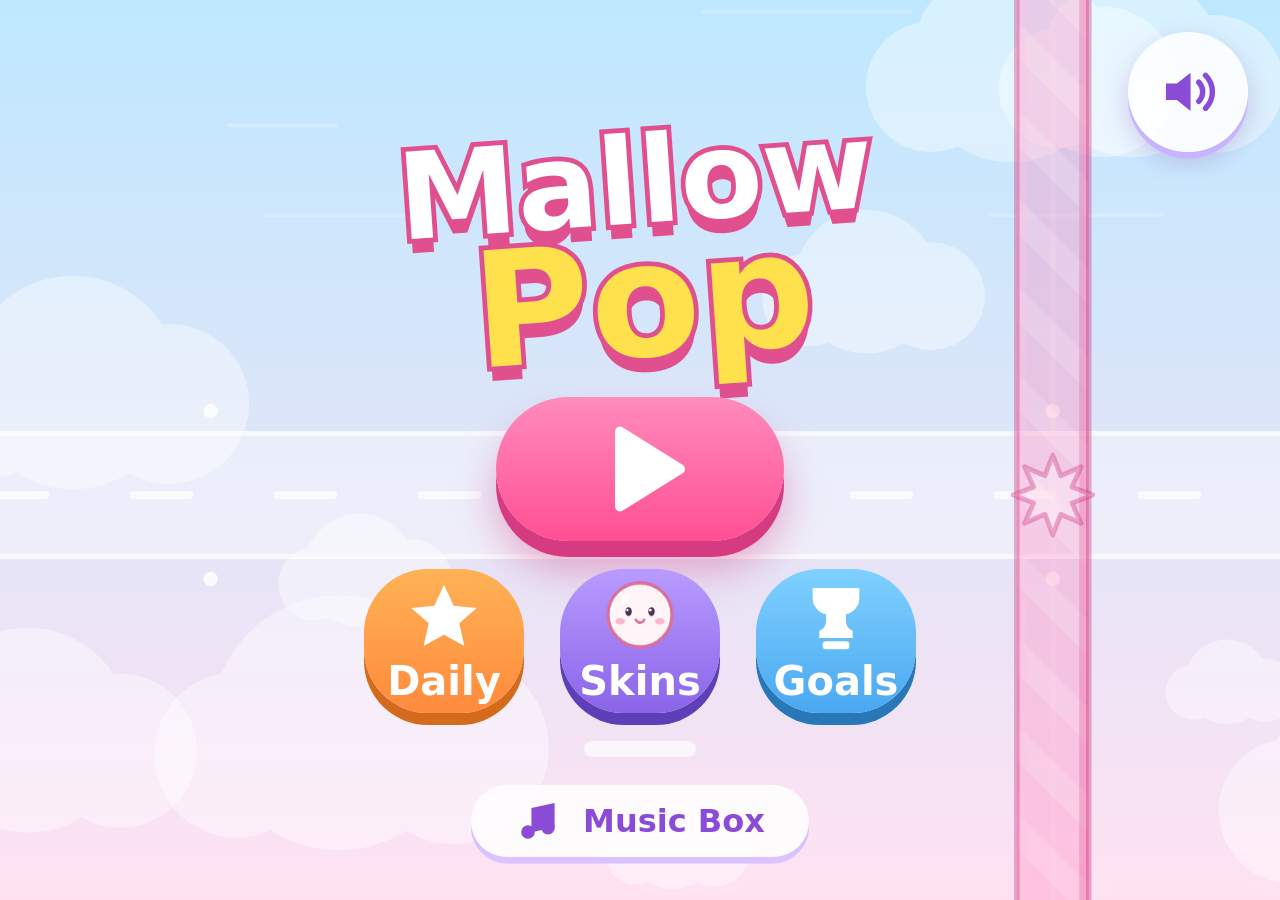
<file: index.html>
<!doctype html>
<html lang="en">
<head>
<meta charset="utf-8">
<meta name="viewport" content="width=device-width,initial-scale=1,maximum-scale=1,user-scalable=no,viewport-fit=cover">
<meta name="theme-color" content="#ffd1e8">
<title>Mallow Pop</title>
<link rel="icon" href="data:,">
<link rel="stylesheet" href="css/style.css">
</head>
<body>
<canvas id="game"></canvas>
<div id="ui">
  <button id="btnPause" class="icon round hidden" aria-label="Pause"><svg viewBox="0 0 24 24"><rect x="6" y="5" width="4.2" height="14" rx="1.6"/><rect x="13.8" y="5" width="4.2" height="14" rx="1.6"/></svg></button>
  <button id="btnMute" class="icon round" aria-label="Sound">
    <svg class="on" viewBox="0 0 24 24"><path d="M4 9v6h4l5 4V5L8 9H4z"/><path d="M16 8.5a5 5 0 0 1 0 7M18.5 6a8.5 8.5 0 0 1 0 12" fill="none" stroke="currentColor" stroke-width="2" stroke-linecap="round"/></svg>
    <svg class="off" viewBox="0 0 24 24"><path d="M4 9v6h4l5 4V5L8 9H4z"/><path d="M16 9l5 6M21 9l-5 6" fill="none" stroke="currentColor" stroke-width="2.2" stroke-linecap="round"/></svg>
  </button>
  <div id="toast" class="hidden"></div>

  <section id="menu" class="screen hidden">
    <div class="logo"><span class="l1">Mallow</span><span class="l2">Pop</span></div>
    <button id="btnPlay" class="btn huge play" aria-label="Play"><svg viewBox="0 0 24 24"><path d="M7 4.5v15a1 1 0 0 0 1.5.86l12-7.5a1 1 0 0 0 0-1.72l-12-7.5A1 1 0 0 0 7 4.5z"/></svg></button>
    <div class="row">
      <button id="btnDaily" class="btn mid daily"><svg viewBox="0 0 24 24"><path d="M12 2l2.9 6.3 6.9.7-5.2 4.6 1.5 6.8L12 17l-6.1 3.4 1.5-6.8L2.2 9l6.9-.7z"/></svg><span>Daily</span></button>
      <button id="btnSkins" class="btn mid skinsb"><canvas id="menuSkin" width="96" height="96"></canvas><span>Skins</span></button>
      <button id="btnGoals" class="btn mid goalsb"><svg viewBox="0 0 24 24"><path d="M5 3h14v3a5 5 0 0 1-4 4.9V13a3 3 0 0 0 2 2.8V18H7v-2.2A3 3 0 0 0 9 13v-2.1A5 5 0 0 1 5 6V3z"/><rect x="8" y="19" width="8" height="2.4" rx="1"/></svg><span>Goals</span></button>
    </div>
    <div id="menuBest" class="best"></div>
    <button id="btnMusic" class="btn pill musicb" aria-label="Music style"><svg viewBox="0 0 24 24"><path d="M9 17.5V6.2l10-2.2v11.3"/><circle cx="6.5" cy="17.5" r="2.6"/><circle cx="16.5" cy="15.3" r="2.6"/></svg><span id="musicName">Music Box</span></button>
  </section>

  <section id="music" class="screen hidden">
    <div class="panel wide"><div class="ptitle">Music</div><div id="musicList" class="mlist"></div></div>
    <button id="btnMusicBack" class="btn small round" aria-label="Back"><svg viewBox="0 0 24 24"><path d="M15 4l-8 8 8 8" fill="none" stroke="currentColor" stroke-width="3.4" stroke-linecap="round" stroke-linejoin="round"/></svg></button>
  </section>

  <section id="result" class="screen hidden">
    <div class="panel">
      <div id="newBest" class="ribbon hidden">NEW BEST!</div>
      <div id="resHead" class="reshead"></div>
      <div id="resScore" class="bigscore">0</div>
      <div id="resSub" class="ressub hidden"></div>
      <div id="resToBest" class="tobest hidden"><div class="bar"><i id="resToBestBar"></i></div></div>
      <div class="resRow"><span class="chip"><svg viewBox="0 0 24 24"><path d="M5 3h14v3a5 5 0 0 1-4 4.9V13a3 3 0 0 0 2 2.8V18H7v-2.2A3 3 0 0 0 9 13v-2.1A5 5 0 0 1 5 6V3z"/></svg><b id="resBest">0</b></span><span class="chip"><svg viewBox="0 0 24 24"><rect x="3" y="4" width="18" height="4" rx="1.5"/><rect x="3" y="11" width="7" height="4" rx="1.5"/><rect x="14" y="11" width="7" height="4" rx="1.5"/></svg><b id="resGates">0</b></span></div>
      <div id="nextUnlock" class="nextUnlock"><canvas id="nextCv" width="96" height="96"></canvas><div class="bar"><i id="nextBar"></i></div><b id="nextTxt"></b></div>
      <div id="resGoal" class="goalchip hidden"></div>
    </div>
    <button id="btnRetry" class="btn huge retry" aria-label="Retry"><svg viewBox="0 0 24 24"><path d="M12 4a8 8 0 1 0 7.7 10.2 1.2 1.2 0 0 0-2.3-.7A5.6 5.6 0 1 1 12 6.4c1.2 0 2.3.4 3.2 1l-1.7 1.7a.8.8 0 0 0 .6 1.4H19a.8.8 0 0 0 .8-.8V4.3a.8.8 0 0 0-1.4-.6l-1.5 1.5A8 8 0 0 0 12 4z"/></svg><span>Retry</span></button>
    <button id="btnRevive" class="btn revive hidden"><svg class="ad" viewBox="0 0 24 24"><rect x="2" y="6" width="14" height="12" rx="3"/><path d="M17 10.5l5-3v9l-5-3z"/></svg><svg class="free" viewBox="0 0 24 24"><path d="M12 21s-8-5.2-8-11a4.6 4.6 0 0 1 8-3 4.6 4.6 0 0 1 8 3c0 5.8-8 11-8 11z"/></svg><span id="reviveTxt">Revive</span></button>
    <div class="row">
      <button id="btnResHome" class="btn small round" aria-label="Home"><svg viewBox="0 0 24 24"><path d="M12 3l9 8h-2.5v9h-5v-6h-3v6h-5v-9H3z"/></svg></button>
      <button id="btnResSkins" class="btn small round" aria-label="Skins"><canvas id="resSkin" width="96" height="96"></canvas></button>
    </div>
  </section>

  <section id="pause" class="screen hidden">
    <div class="panel pausep"><div class="ptitle">Paused</div></div>
    <button id="btnResume" class="btn huge play" aria-label="Resume"><svg viewBox="0 0 24 24"><path d="M7 4.5v15a1 1 0 0 0 1.5.86l12-7.5a1 1 0 0 0 0-1.72l-12-7.5A1 1 0 0 0 7 4.5z"/></svg></button>
    <button id="btnPauseHome" class="btn small round" aria-label="Home"><svg viewBox="0 0 24 24"><path d="M12 3l9 8h-2.5v9h-5v-6h-3v6h-5v-9H3z"/></svg></button>
  </section>

  <section id="skins" class="screen hidden">
    <div class="panel wide"><div class="ptitle">Skins</div><div id="skinGrid" class="grid"></div></div>
    <button id="btnSkinsBack" class="btn small round" aria-label="Back"><svg viewBox="0 0 24 24"><path d="M15 4l-8 8 8 8" fill="none" stroke="currentColor" stroke-width="3.4" stroke-linecap="round" stroke-linejoin="round"/></svg></button>
  </section>

  <section id="goals" class="screen hidden">
    <div class="panel wide"><div class="ptitle">Daily Goals</div><div id="goalList"></div>
      <div id="dailyBest" class="best"></div>
      <div id="stickers" class="stickers"></div>
    </div>
    <button id="btnGoalsBack" class="btn small round" aria-label="Back"><svg viewBox="0 0 24 24"><path d="M15 4l-8 8 8 8" fill="none" stroke="currentColor" stroke-width="3.4" stroke-linecap="round" stroke-linejoin="round"/></svg></button>
  </section>

  <section id="unlock" class="screen modal hidden">
    <div class="panel"><div id="unlockTitle" class="ptitle">New friend!</div><canvas id="unlockCv" width="240" height="240"></canvas><div id="unlockName" class="uname"></div><div id="unlockGrid" class="ugrid hidden"></div></div>
    <button id="btnUnlockOk" class="btn mid okb" aria-label="Claim"><svg viewBox="0 0 24 24"><path d="M4 12.5l5 5L20 6.5" fill="none" stroke="currentColor" stroke-width="3.6" stroke-linecap="round" stroke-linejoin="round"/></svg><span id="unlockBtnTxt" class="hidden">Claim all</span></button>
  </section>
</div>
<script src="js/sdk.js"></script>
<script src="js/save.js"></script>
<script src="js/audio.js"></script>
<script src="js/songs.js"></script>
<script src="js/skins.js"></script>
<script src="js/gen.js"></script>
<script src="js/render.js"></script>
<script src="js/game.js"></script>
<script src="js/ui.js"></script>
<script src="js/main.js"></script>
</body>
</html>
</file>
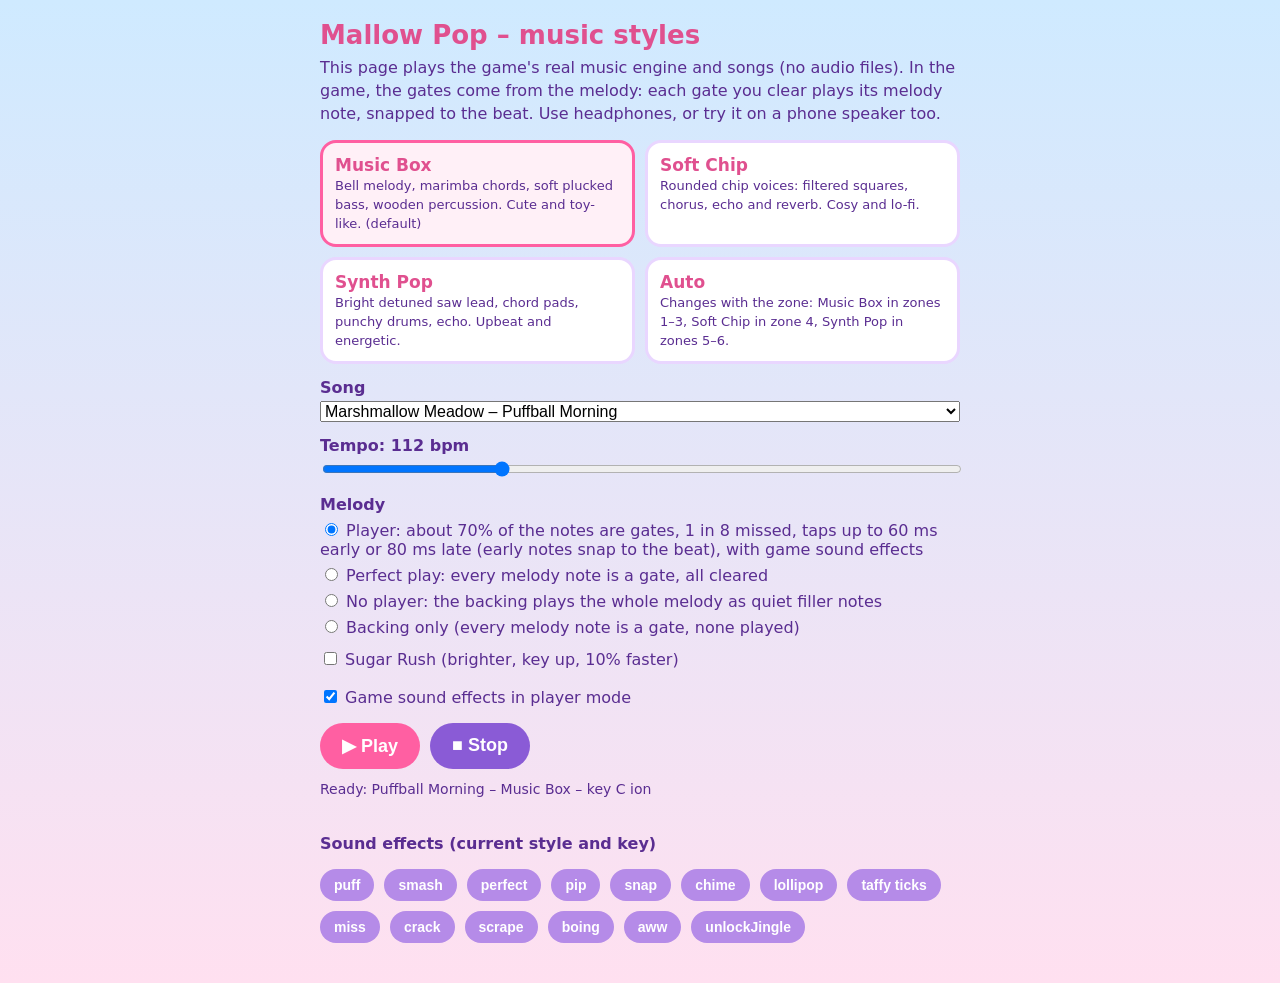
<file: styles.html>
<!doctype html>
<html lang="en">
<head>
<meta charset="utf-8">
<meta name="viewport" content="width=device-width,initial-scale=1">
<title>Mallow Pop – music style preview</title>
<style>
  body { margin: 0; font-family: system-ui, sans-serif; background: linear-gradient(#cfeaff, #ffe0f0); color: #5a2d91; min-height: 100vh; }
  main { max-width: 640px; margin: 0 auto; padding: 20px 16px 40px; }
  h1 { color: #e0508f; margin: 0 0 4px; font-size: 26px; }
  p { margin: 6px 0 14px; line-height: 1.45; }
  .styles { display: grid; grid-template-columns: 1fr 1fr; gap: 10px; }
  .st { background: #fff; border: 3px solid #e9d6ff; border-radius: 16px; padding: 12px; cursor: pointer; }
  .st.on { border-color: #ff5fa2; background: #fff0f7; }
  .st b { display: block; font-size: 17px; color: #e0508f; }
  .st span { font-size: 13px; }
  label { display: block; margin: 14px 0 4px; font-weight: 700; }
  select, input[type=range] { width: 100%; font-size: 16px; }
  .row { display: flex; gap: 10px; margin-top: 16px; flex-wrap: wrap; }
  button { font-size: 18px; font-weight: 800; border: 0; border-radius: 99px; padding: 12px 22px; color: #fff; background: #ff5fa2; cursor: pointer; }
  button.alt { background: #8a5bd6; }
  .fx button { font-size: 14px; padding: 8px 14px; background: #b58be8; }
  .modes { display: flex; flex-direction: column; gap: 6px; margin-top: 6px; }
  .modes label, .opts label { font-weight: 400; margin: 0; }
  .opts { display: flex; gap: 18px; flex-wrap: wrap; margin-top: 12px; }
  #now { margin-top: 12px; font-size: 14px; min-height: 2.8em; }
  #err { color: #c0392b; font-weight: 700; }
  @media (max-width: 480px) { .styles { grid-template-columns: 1fr; } }
</style>
</head>
<body>
<main>
  <h1>Mallow Pop – music styles</h1>
  <p>This page plays the game's real music engine and songs (no audio files). In the game, the gates come from the
    melody: each gate you clear plays its melody note, snapped to the beat. Use headphones, or try it on a phone speaker too.</p>
  <div id="err"></div>
  <div class="styles" id="styles"></div>

  <label for="song">Song</label>
  <select id="song"></select>

  <label for="bpm">Tempo: <span id="bpmv">112</span> bpm</label>
  <input id="bpm" type="range" min="90" max="170" step="2" value="112">

  <label>Melody</label>
  <div class="modes">
    <label><input type="radio" name="mode" value="player" checked> Player: about 70% of the notes are gates, 1 in 8 missed, taps up to 60 ms early or 80 ms late (early notes snap to the beat), with game sound effects</label>
    <label><input type="radio" name="mode" value="perfect"> Perfect play: every melody note is a gate, all cleared</label>
    <label><input type="radio" name="mode" value="full"> No player: the backing plays the whole melody as quiet filler notes</label>
    <label><input type="radio" name="mode" value="backing"> Backing only (every melody note is a gate, none played)</label>
  </div>
  <div class="opts">
    <label><input type="checkbox" id="rush"> Sugar Rush (brighter, key up, 10% faster)</label>
    <label><input type="checkbox" id="sfx" checked> Game sound effects in player mode</label>
  </div>

  <div class="row">
    <button id="play">▶ Play</button>
    <button id="stop" class="alt">■ Stop</button>
  </div>
  <div id="now"></div>

  <label>Sound effects (current style and key)</label>
  <div class="row fx" id="fx"></div>
</main>
<script>window.MP = window.MP || {};</script>
<script>
(function () {
  // load the engine from js/ (deployed next to the game) or ../game/js/ (local checkout)
  var files = ['songs.js', 'audio.js'], bases = ['js/', '../game/js/'];
  function load(i, b) {
    if (i >= files.length) { init(); return; }
    var s = document.createElement('script');
    s.src = bases[b] + files[i];
    s.onload = function () { load(i + 1, b); };
    s.onerror = function () {
      s.parentNode.removeChild(s);
      if (b + 1 < bases.length) load(i, b + 1);
      else document.getElementById('err').textContent = 'Could not load the game scripts (' + files[i] + ').';
    };
    document.head.appendChild(s);
  }
  load(0, 0);

  function init() {
    var A = MP.audio, SONGS = MP.songs;
    var STYLES = [
      { id: 'box', name: 'Music Box', desc: 'Bell melody, marimba chords, soft plucked bass, wooden percussion. Cute and toy-like. (default)' },
      { id: 'soft', name: 'Soft Chip', desc: 'Rounded chip voices: filtered squares, chorus, echo and reverb. Cosy and lo-fi.' },
      { id: 'pop', name: 'Synth Pop', desc: 'Bright detuned saw lead, chord pads, punchy drums, echo. Upbeat and energetic.' },
      { id: 'auto', name: 'Auto', desc: 'Changes with the zone: Music Box in zones 1–3, Soft Chip in zone 4, Synth Pop in zones 5–6.' }
    ];
    var ZN = ['Marshmallow Meadow', 'Candy Clouds', 'Jelly Lake', 'Sprinkle Sky', 'Starlight Sundae', 'Rainbow Road'];
    var ZBPM = [100, 112, 124, 136, 148, 160];
    var NAMES = { box: 'Music Box', soft: 'Soft Chip', pop: 'Synth Pop' };
    var style = 'box', song = null, playing = false, timer = null;
    var t0 = 0, bpm = 112, segs = [], scan = 0, events = [], stats = { hit: 0, miss: 0, fill: 0 };
    var seed = 7;
    function $(id) { return document.getElementById(id); }
    function rnd() { seed = (seed * 16807) % 2147483647; return seed / 2147483647; }
    function mode() { var r = document.querySelector('input[name=mode]:checked'); return r ? r.value : 'player'; }

    STYLES.forEach(function (s) {
      var d = document.createElement('div');
      d.className = 'st' + (s.id === style ? ' on' : '');
      d.innerHTML = '<b></b><span></span>';
      d.querySelector('b').textContent = s.name; d.querySelector('span').textContent = s.desc;
      d.onclick = function () {
        style = s.id;
        [].forEach.call(document.querySelectorAll('.st'), function (e) { e.classList.remove('on'); });
        d.classList.add('on');
        A.unlock();
        if (song) A.setZone(song.zone);
        if (playing) A.setStyle(style); // lands on the next bar line
        else if (A.previewStyle) A.previewStyle(style); else A.setStyle(style);
        info();
      };
      $('styles').appendChild(d);
    });
    SONGS.list.forEach(function (s, i) {
      var o = document.createElement('option'); o.value = i; o.textContent = ZN[s.zone] + ' – ' + s.name; $('song').appendChild(o);
    });
    song = SONGS.list[0];

    function curBpm() { return bpm * ($('rush').checked ? 1.1 : 1); }
    function ctxNow() { return A.context ? A.context.currentTime : 0; }
    function beatNow() { return (ctxNow() - t0) * curBpm() / 60; }
    function songAt(k) { var s = segs[0]; for (var i = 0; i < segs.length; i++) if (segs[i].start <= k) s = segs[i]; return s; }
    function timeOfBeat(b) { return t0 + b * 60 / curBpm(); }

    $('bpm').oninput = function () {
      var b = playing ? beatNow() : 0;
      bpm = +this.value; $('bpmv').textContent = bpm;
      if (playing) t0 = ctxNow() - b * 60 / curBpm(); // keep the beat continuous
    };
    $('rush').onchange = function () {
      var b = playing ? beatNow() : 0, on = this.checked;
      A.setRush(on);
      if (playing) t0 = ctxNow() - b * 60 / curBpm();
      if (on && playing) A.chime();
      info();
    };

    // gates for steps up to 2 beats ahead: own them, plan the tap (or the miss)
    function plan(limitStep) {
      var m = mode();
      while (scan <= limitStep) {
        var k = scan++, sg = songAt(k), s = sg.song, i = ((k - sg.start) % s.steps + s.steps) % s.steps;
        if (!s.lead[i] || m === 'full') continue;
        var gate = m !== 'player' || rnd() < 0.7;
        if (!gate) continue;
        A.ownStep(k);
        if (m === 'backing') continue;
        var miss = m === 'player' && rnd() < 0.125;
        var jit = m === 'player' ? (rnd() - 0.43) * 0.14 : -0.03;
        var kinds = ['perfect', 'great', 'perfect', 'good', 'hole', 'great'];
        events.push({ b: k / 4, jit: jit, k: k, m: s.lead[i], beats: s.leadDur[i] / 4, miss: miss, kind: m === 'perfect' ? 'perfect' : kinds[(k * 5) % kinds.length], type: 'gate' });
        if (m === 'player' && $('sfx').checked && !miss) events.push({ b: k / 4, jit: -0.17, type: 'puff' });
        if (m === 'player' && !miss && s.leadDur[i] >= 6) {
          for (var h = 1; h * 0.5 < s.leadDur[i] / 4; h++) events.push({ b: k / 4 + h * 0.5, jit: 0.01, type: 'tick', n: h });
        }
      }
    }

    function fire(e) {
      if (e.type === 'puff') { A.puff(); return; }
      if (e.type === 'tick') { A.tickNote(e.b, e.n); return; }
      if (e.miss) { A.missNote(e.k); stats.miss++; return; }
      A.hitNote(e.k, e.m, e.beats, e.kind);
      stats.hit++;
      if (mode() === 'player' && $('sfx').checked) { if (e.kind !== 'hole') A.smash(3); if (e.kind === 'perfect') A.perfect(3); }
    }

    function tick() {
      if (!playing) return;
      var b = beatNow(), now = ctxNow();
      plan(Math.floor((b + 2) * 4));
      for (var i = 0; i < events.length; i++) {
        var e = events[i];
        if (timeOfBeat(e.b) + e.jit <= now) { events.splice(i, 1); i--; fire(e); }
      }
      if (b >= -0.05) A.musicTick(b, curBpm()); // from just before beat 0 (step 0 is in the lookahead)
      if (((b * 4) | 0) % 8 === 0) info();
    }

    function info() {
      if (!song) return;
      var st = A.getActiveStyle ? A.getActiveStyle() : style;
      var cur = playing ? songAt(Math.max(0, Math.floor(beatNow() * 4))).song : song;
      $('now').textContent = (playing ? 'Playing: ' : 'Ready: ') + cur.name + ' – ' + (NAMES[st] || st) + (style === 'auto' ? ' (Auto, zone ' + (cur.zone + 1) + ')' : '') +
        ' – key ' + ['C', 'C#', 'D', 'Eb', 'E', 'F', 'F#', 'G', 'Ab', 'A', 'Bb', 'B'][cur.key] + ' ' + cur.mode +
        ($('rush').checked ? ' – Sugar Rush' : '') + (playing && mode() !== 'full' && mode() !== 'backing' ? ' – notes played ' + stats.hit + ', missed ' + stats.miss : '');
    }

    $('play').onclick = function () {
      A.unlock();
      var ctx = A.context;
      if (!ctx) { $('err').textContent = 'WebAudio is not available in this browser.'; return; }
      song = SONGS.list[+$('song').value];
      A.stopMusic();
      A.setZone(song.zone); A.setStyle(style); A.setLayer(song.zone); A.setRush($('rush').checked);
      bpm = ZBPM[song.zone]; $('bpm').value = bpm; $('bpmv').textContent = bpm;
      segs = [{ start: 0, song: song }]; scan = 0; events = []; stats = { hit: 0, miss: 0 }; seed = 7;
      A.ownStep(-1000); // a new set of owned steps
      A.queueSong(song.id, 0);
      t0 = ctx.currentTime + 0.25;
      A.startMusic();
      playing = true;
      clearInterval(timer); timer = setInterval(tick, 16); tick(); info();
    };
    $('stop').onclick = function () { playing = false; clearInterval(timer); timer = null; A.stopMusic(); events = []; info(); };
    // changing the song while playing: switch exactly at the next bar line (as a new segment does in the game)
    $('song').onchange = function () {
      var ns = SONGS.list[+this.value];
      if (!playing) { song = ns; info(); return; }
      var startBeat = Math.ceil(beatNow() / 4 + 0.5) * 4, startK = startBeat * 4;
      // gates already planned beyond the switch belong to the old song: drop them
      events = events.filter(function (e) { return e.b < startBeat; });
      scan = Math.min(scan, startK);
      segs = segs.filter(function (s) { return s.start < startK; });
      segs.push({ start: startK, song: ns });
      A.queueSong(ns.id, startBeat);
      A.setZone(ns.zone); A.setLayer(ns.zone);
      song = ns;
      info();
    };
    $('song').value = 0; info();

    var FX = ['puff', 'smash', 'perfect', 'pip', 'snap', 'chime', 'lolliNote', 'tickNote', 'missNote', 'crack', 'scrape', 'boing', 'aww', 'unlockJingle'];
    FX.forEach(function (n) {
      var b = document.createElement('button');
      b.textContent = n === 'tickNote' ? 'taffy ticks' : n === 'lolliNote' ? 'lollipop' : n === 'missNote' ? 'miss' : n;
      b.onclick = function () {
        A.unlock();
        if (!playing) A.setStyle(style);
        if (n === 'tickNote') { for (var j = 1; j <= 8; j++) (function (j) { setTimeout(function () { A.tickNote(null, j); }, (j - 1) * 150); })(j); }
        else if (n === 'lolliNote') A.lolliNote();
        else if (n === 'missNote') A.missNote(0);
        else A[n](3);
      };
      $('fx').appendChild(b);
    });
  }
})();
</script>
</body>
</html>
</file>
<file: css/style.css>
:root { --u: 40px; --pink: #ff5fa2; --pinkd: #d63a80; }
* { box-sizing: border-box; -webkit-tap-highlight-color: transparent; }
html, body { margin: 0; height: 100%; overflow: hidden; background: #ffd9ec; user-select: none; -webkit-user-select: none; touch-action: none; overscroll-behavior: none;
  font-family: "Baloo 2", "Fredoka", "Arial Rounded MT Bold", "Nunito", "Trebuchet MS", system-ui, sans-serif; font-weight: 800; color: #5b2a6e; }
canvas#game { position: fixed; inset: 0; display: block; touch-action: none; }
#ui { position: fixed; inset: 0; pointer-events: none; }
.hidden { display: none !important; }
svg { fill: currentColor; width: 100%; height: 100%; display: block; }
button { font: inherit; color: inherit; border: 0; cursor: pointer; pointer-events: auto; touch-action: manipulation; }

.icon.round { position: absolute; top: calc(var(--u) * .4); width: calc(var(--u) * 1.5); height: calc(var(--u) * 1.5); border-radius: 50%; padding: calc(var(--u) * .34);
  background: rgba(255,255,255,.85); color: #8a4bd6; box-shadow: 0 calc(var(--u) * .08) 0 #c9b3ff, 0 calc(var(--u) * .12) calc(var(--u) * .3) rgba(120,60,160,.25); z-index: 20; }
#btnPause { left: calc(var(--u) * .4); }
#btnMute { right: calc(var(--u) * .4); }
#btnMute .off, #btnMute.muted .on { display: none; }
#btnMute.muted .off { display: block; }
.icon.round:active { transform: translateY(2px); }

#toast { position: absolute; left: 50%; bottom: calc(var(--u) * 1);  transform: translateX(-50%); padding: calc(var(--u) * .25) calc(var(--u) * .7); border-radius: 99px; background: #fff; color: #8a4bd6;
  font-size: calc(var(--u) * .62); box-shadow: 0 calc(var(--u) * .1) 0 #c9b3ff; z-index: 30; white-space: nowrap; animation: pop .35s ease-out; }

.screen { position: absolute; inset: 0; display: flex; flex-direction: column; align-items: center; justify-content: center; gap: calc(var(--u) * .7); pointer-events: none; padding: calc(var(--u) * 2) calc(var(--u) * .5) calc(var(--u) * .6); }
.screen.modal { background: rgba(120, 60, 160, .35); pointer-events: auto; z-index: 40; }
.screen > * { pointer-events: auto; }

.logo { display: flex; flex-direction: column; align-items: center; line-height: .85; transform: rotate(-4deg); margin-bottom: calc(var(--u) * .6); animation: bob 2.4s ease-in-out infinite; pointer-events: none; }
.logo span { font-weight: 900; color: #fff; -webkit-text-stroke: calc(var(--u) * .12) #e0508f; paint-order: stroke fill; text-shadow: 0 calc(var(--u) * .18) 0 #e0508f; }
.l1 { font-size: calc(var(--u) * 2.1); }
.l2 { font-size: calc(var(--u) * 2.9); color: #ffe14d !important; }
@keyframes bob { 50% { transform: rotate(-4deg) translateY(calc(var(--u) * -.25)); } }
@keyframes pop { 0% { transform: translateX(-50%) scale(.6); opacity: 0; } 100% { transform: translateX(-50%) scale(1); opacity: 1; } }
@keyframes popin { 0% { transform: scale(.7); opacity: 0; } 70% { transform: scale(1.06); } 100% { transform: scale(1); opacity: 1; } }

.btn { display: inline-flex; align-items: center; justify-content: center; gap: calc(var(--u) * .3); border-radius: 99px; color: #fff; position: relative; transition: transform .08s; }
.btn:active { transform: translateY(calc(var(--u) * .12)) scale(.98); }
.btn svg { width: calc(var(--u) * 1.2); height: calc(var(--u) * 1.2); flex: none; }
.btn.huge { width: calc(var(--u) * 7.2); height: calc(var(--u) * 2.6); font-size: calc(var(--u) * 1.15); font-weight: 900; background: linear-gradient(#ff8bbd, #ff4f93);
  box-shadow: 0 calc(var(--u) * .2) 0 var(--pinkd), 0 calc(var(--u) * .35) calc(var(--u) * .5) rgba(214, 58, 128, .4); animation: pulse 1.6s ease-in-out infinite; }
.btn.huge svg { width: calc(var(--u) * 1.5); height: calc(var(--u) * 1.5); }
.btn.huge.play { width: calc(var(--u) * 5.2); }
@keyframes pulse { 50% { transform: scale(1.04); } }
.btn.mid { flex-direction: column; width: calc(var(--u) * 2.4); height: calc(var(--u) * 2.4); border-radius: calc(var(--u) * .8); font-size: calc(var(--u) * .62); gap: 0; }
.btn.mid svg, .btn.mid canvas { width: calc(var(--u) * 1.4); height: calc(var(--u) * 1.4); }
.btn.mid.daily { background: linear-gradient(#ffb255, #ff8a3d); box-shadow: 0 calc(var(--u) * .15) 0 #d46a1c; }
.btn.mid.skinsb { background: linear-gradient(#b99bff, #8a63e8); box-shadow: 0 calc(var(--u) * .15) 0 #5e3fb8; }
.btn.mid.goalsb { background: linear-gradient(#7fd0ff, #4aa8f0); box-shadow: 0 calc(var(--u) * .15) 0 #2878b8; }
.btn.mid.okb { width: calc(var(--u) * 4); height: calc(var(--u) * 2); background: linear-gradient(#ffb255, #ff8a3d); box-shadow: 0 calc(var(--u) * .15) 0 #d46a1c; }
.btn.small.round { width: calc(var(--u) * 1.9); height: calc(var(--u) * 1.9); background: linear-gradient(#b99bff, #8a63e8); box-shadow: 0 calc(var(--u) * .12) 0 #5e3fb8; padding: calc(var(--u) * .4); }
.btn.small canvas { width: 100%; height: 100%; }
.btn.revive { width: calc(var(--u) * 5.6); height: calc(var(--u) * 1.7); font-size: calc(var(--u) * .8); font-weight: 900; background: linear-gradient(90deg, #ff9a3d, #a45bff);
  box-shadow: 0 calc(var(--u) * .14) 0 #6b34b8; }
.btn.revive svg { width: calc(var(--u) * 1.2); height: calc(var(--u) * 1.2); }
.btn.revive:disabled { opacity: .6; }
.row { display: flex; gap: calc(var(--u) * .45); align-items: center; justify-content: center; }

.best { font-size: calc(var(--u) * .7); color: #8a4bd6; background: rgba(255,255,255,.7); border-radius: 99px; padding: calc(var(--u) * .1) calc(var(--u) * .7); }
.best:empty { display: none; }

.panel { background: rgba(255,255,255,.92); border: calc(var(--u) * .14) solid #fff; border-radius: calc(var(--u) * 1); padding: calc(var(--u) * .7) calc(var(--u) * 1); text-align: center;
  box-shadow: 0 calc(var(--u) * .2) 0 #e9c8ff, 0 calc(var(--u) * .4) calc(var(--u) * .8) rgba(120,60,160,.25); min-width: calc(var(--u) * 6.8); animation: popin .35s ease-out; position: relative; }
.panel.wide { width: calc(var(--u) * 8.4); max-width: 94vw; }
.ptitle { font-size: calc(var(--u) * 1.2); font-weight: 900; color: #e0508f; line-height: 1.1; }
.bigscore { font-size: calc(var(--u) * 3.2); font-weight: 900; color: #e0508f; line-height: 1; }
.ribbon { position: absolute; top: calc(var(--u) * -.6); left: 50%; transform: translateX(-50%) rotate(-3deg); background: linear-gradient(#ffe14d, #ffb255); color: #fff; font-weight: 900; font-size: calc(var(--u) * .9);
  padding: calc(var(--u) * .1) calc(var(--u) * .8); border-radius: 99px; -webkit-text-stroke: calc(var(--u) * .06) #d46a1c; paint-order: stroke fill; box-shadow: 0 calc(var(--u) * .1) 0 #d46a1c; white-space: nowrap; animation: ribbon .8s ease-in-out infinite; }
@keyframes ribbon { 50% { transform: translateX(-50%) rotate(-3deg) scale(1.05); } }
.goalchip { display: inline-block; margin-top: calc(var(--u) * .25); background: #fff3c4; color: #c9781c; font-weight: 900; font-size: calc(var(--u) * .58); border-radius: 99px; padding: calc(var(--u) * .08) calc(var(--u) * .5); }
.resRow { display: flex; gap: calc(var(--u) * .5); justify-content: center; margin: calc(var(--u) * .3) 0; }
.chip { display: inline-flex; align-items: center; gap: calc(var(--u) * .2); background: #f3e6ff; border-radius: 99px; padding: calc(var(--u) * .1) calc(var(--u) * .5); font-size: calc(var(--u) * .8); color: #8a4bd6; }
.chip svg { width: calc(var(--u) * .8); height: calc(var(--u) * .8); }
.nextUnlock { display: flex; align-items: center; gap: calc(var(--u) * .4); font-size: calc(var(--u) * .6); color: #8a4bd6; justify-content: center; }
.nextUnlock canvas { width: calc(var(--u) * 1.5); height: calc(var(--u) * 1.5); }
.nextUnlock .bar { width: calc(var(--u) * 3); height: calc(var(--u) * .5); background: #ead9ff; border-radius: 99px; overflow: hidden; }
.nextUnlock .bar i { display: block; height: 100%; width: 0; background: linear-gradient(90deg, #ffb255, #a45bff); border-radius: 99px; }
.btn.retry span { margin-left: calc(var(--u) * .2); }
.arming .btn { pointer-events: none; }

.grid { display: grid; grid-template-columns: repeat(3, minmax(0, 1fr)); gap: calc(var(--u) * .45); margin-top: calc(var(--u) * .5); }
.card { position: relative; background: #f6ecff; border: calc(var(--u) * .1) solid #e2cfff; border-radius: calc(var(--u) * .6); padding: calc(var(--u) * .2); color: #6b34b8; font-size: calc(var(--u) * .42); line-height: 1.1; }
.card canvas { width: 100%; aspect-ratio: 1; display: block; }
.card.sel { border-color: #ff5fa2; background: #ffe6f2; }
.card.locked { opacity: .85; }
.card .lock { position: absolute; right: calc(var(--u) * .1); top: calc(var(--u) * .1); width: calc(var(--u) * .6); height: calc(var(--u) * .6); color: #8a4bd6; }

.goal { text-align: left; margin-top: calc(var(--u) * .4); font-size: calc(var(--u) * .62); color: #5b2a6e; }
.goal .gbar { height: calc(var(--u) * .5); background: #ead9ff; border-radius: 99px; overflow: hidden; margin-top: calc(var(--u) * .1); }
.goal .gbar i { display: block; height: 100%; background: linear-gradient(90deg, #ffb255, #ff5fa2); border-radius: 99px; }
.goal.done .gbar i { background: linear-gradient(90deg, #ffe14d, #ffb255); }
.goal .tick { color: #ff8a3d; }
.stickers { display: flex; flex-wrap: wrap; gap: calc(var(--u) * .2); justify-content: center; margin-top: calc(var(--u) * .5); }
.stickers i { width: calc(var(--u) * .55); height: calc(var(--u) * .55); border-radius: 50%; background: #ead9ff; }
.stickers i.on { background: radial-gradient(circle at 35% 35%, #fff6a8, #ffb255); }
.uname { font-size: calc(var(--u) * 1); color: #8a4bd6; font-weight: 900; }
#unlockCv { width: calc(var(--u) * 5); height: calc(var(--u) * 5); }

@media (orientation: landscape) {
  .screen { padding: calc(var(--u) * 1.4) calc(var(--u) * .5) calc(var(--u) * .3); gap: calc(var(--u) * .35); }
  .logo { margin-bottom: 0; }
  .l1 { font-size: calc(var(--u) * 1.5); } .l2 { font-size: calc(var(--u) * 2); }
  .btn.huge { height: calc(var(--u) * 1.8); width: calc(var(--u) * 5.5); font-size: calc(var(--u) * .95); }
  .btn.huge.play { width: calc(var(--u) * 3.6); }
  .btn.mid { width: calc(var(--u) * 2); height: calc(var(--u) * 1.8); font-size: calc(var(--u) * .5); }
  .btn.mid svg, .btn.mid canvas { width: calc(var(--u) * 1); height: calc(var(--u) * 1); }
  .btn.revive { height: calc(var(--u) * 1.3); width: calc(var(--u) * 4.4); font-size: calc(var(--u) * .65); }
  .btn.small.round { width: calc(var(--u) * 1.4); height: calc(var(--u) * 1.4); padding: calc(var(--u) * .3); }
  #result { display: grid; grid-template-columns: auto auto auto; justify-content: center; align-content: center; justify-items: center; align-items: center; gap: calc(var(--u) * .75) calc(var(--u) * .6); }
  #result.hidden { display: none; }
  #result .panel { grid-column: 1 / -1; display: flex; align-items: center; justify-content: center; flex-wrap: wrap; max-width: calc(var(--u) * 15.2); min-width: 0; gap: calc(var(--u) * .1) calc(var(--u) * .4); padding: calc(var(--u) * .3) calc(var(--u) * .5); }
  #result .chip { font-size: calc(var(--u) * .62); }
  #result .chip svg { width: calc(var(--u) * .62); height: calc(var(--u) * .62); }
  #result .resRow { gap: calc(var(--u) * .3); }
  #result .nextUnlock { gap: calc(var(--u) * .25); font-size: calc(var(--u) * .5); }
  #result .nextUnlock canvas { width: calc(var(--u) * 1.1); height: calc(var(--u) * 1.1); }
  #result .panel .resRow { margin: 0; }
  .bigscore { font-size: calc(var(--u) * 1.8); }
  .nextUnlock .bar { width: calc(var(--u) * 1.5); height: calc(var(--u) * .4); }
  .ribbon { top: calc(var(--u) * -.45); font-size: calc(var(--u) * .6); }
  .goalchip { margin-top: 0; position: absolute; left: 50%; bottom: calc(var(--u) * -.5); transform: translateX(-50%); white-space: nowrap; box-shadow: 0 calc(var(--u) * .06) 0 #e5b860; }
  .grid { grid-template-columns: repeat(6, minmax(0, 1fr)); gap: calc(var(--u) * .25); margin-top: calc(var(--u) * .2); }
  .panel.wide { width: calc(var(--u) * 12.5); }
  .ptitle { font-size: calc(var(--u) * .9); }
  .card { font-size: calc(var(--u) * .3); padding: calc(var(--u) * .1); }
  .goal { font-size: calc(var(--u) * .5); margin-top: calc(var(--u) * .2); }
  #unlockCv { width: calc(var(--u) * 3); height: calc(var(--u) * 3); }
  #menuBest { display: block; }
}

#btnSkinsBack, #btnGoalsBack { position: absolute; left: calc(var(--u) * .5); bottom: calc(var(--u) * .5); }
#skins, #goals { padding-top: calc(var(--u) * .5); padding-bottom: calc(var(--u) * 2.4); }
@media (orientation: landscape) { #skins, #goals { padding: calc(var(--u) * .3) calc(var(--u) * 1.8); } }

/* portrait result screen must fit 9:16 (16u tall) with ribbon, goal chip and Revive all visible */
@media (orientation: portrait) {
  #result { padding-top: calc(var(--u) * 1.3); gap: calc(var(--u) * .4); }
  #result .panel { padding: calc(var(--u) * .85) calc(var(--u) * .8) calc(var(--u) * .4); }
  #result .ribbon { font-size: calc(var(--u) * .72); }
  #result .bigscore { font-size: calc(var(--u) * 2.6); }
  #result .resRow { margin: calc(var(--u) * .2) 0; }
  #result .nextUnlock canvas { width: calc(var(--u) * 1.2); height: calc(var(--u) * 1.2); }
  #result .btn.huge { height: calc(var(--u) * 2.1); }
  #result .btn.revive { height: calc(var(--u) * 1.5); }
  #result .btn.small.round { width: calc(var(--u) * 1.6); height: calc(var(--u) * 1.6); padding: calc(var(--u) * .32); }
}

/* v1.1 result extras */
.reshead { font-size: calc(var(--u) * .7); font-weight: 900; color: #8a4bd6; line-height: 1.1; }
.ressub { font-size: calc(var(--u) * .5); font-weight: 800; color: #c9781c; line-height: 1.15; margin-top: calc(var(--u) * .1); }
.tobest { display: flex; justify-content: center; margin-top: calc(var(--u) * .15); }
.tobest .bar { width: calc(var(--u) * 4.4); height: calc(var(--u) * .3); background: #ead9ff; border-radius: 99px; overflow: hidden; }
.tobest .bar i { display: block; height: 100%; width: 0; background: linear-gradient(90deg, #ff86bd, #ffd84d); border-radius: 99px; transition: width .6s ease-out; }
.btn.revive .free { display: none; }
.btn.revive.freeRev { background: linear-gradient(90deg, #ff86bd, #ff5fa2); }
.btn.revive.freeRev .free { display: block; }
.btn.revive.freeRev .ad { display: none; }
.nextUnlock b { max-width: calc(var(--u) * 3.4); line-height: 1.05; text-align: left; }
@media (orientation: landscape) {
  .reshead { font-size: calc(var(--u) * .5); }
  .ressub { font-size: calc(var(--u) * .36); margin-top: 0; }
  .tobest { margin-top: calc(var(--u) * .05); }
  .tobest .bar { width: calc(var(--u) * 3); height: calc(var(--u) * .2); }
  #result .nextUnlock b { max-width: calc(var(--u) * 2.6); }
}
.btn.revive { white-space: nowrap; }
.btn.revive.freeRev { font-size: calc(var(--u) * .66); }
.nextUnlock b { font-size: calc(var(--u) * .44); max-width: calc(var(--u) * 2.8); }
@media (orientation: portrait) {
  #result .panel { max-width: 96vw; }
  #result .bigscore { font-size: calc(var(--u) * 2.3); }
  #result .nextUnlock .bar { width: calc(var(--u) * 2.2); }
  #result .btn.revive { height: calc(var(--u) * 1.3); }
  #result .btn.revive svg { width: calc(var(--u) * 1); height: calc(var(--u) * 1); }
}
@media (orientation: landscape) {
  .btn.revive.freeRev { font-size: calc(var(--u) * .52); }
  #result .nextUnlock b { font-size: calc(var(--u) * .36); max-width: calc(var(--u) * 2.4); }
  #result .btn.retry { min-width: 0; }
}
@media (orientation: landscape) { .btn.revive.freeRev { width: calc(var(--u) * 4.9); } }
/* skins: unlock conditions are short sentences, so cards get more room for text */
@media (orientation: portrait) {
  #skins .panel.wide { padding-left: calc(var(--u) * .45); padding-right: calc(var(--u) * .45); }
  #skins .grid { grid-template-columns: repeat(4, minmax(0, 1fr)); gap: calc(var(--u) * .25); }
  #skins .card { font-size: calc(var(--u) * .3); padding: calc(var(--u) * .12); }
  #skins .card.locked { font-size: calc(var(--u) * .27); }
  #skins .card .lock { width: calc(var(--u) * .45); height: calc(var(--u) * .45); }
}
@media (orientation: landscape) { #skins .card.locked { font-size: calc(var(--u) * .26); } }

/* v1.2 unlock popup: one panel for all new skins, scrolls inside instead of overflowing */
#unlock { padding: calc(var(--u) * .5); gap: calc(var(--u) * .5); overflow: hidden; }
#unlock .panel { display: flex; flex-direction: column; align-items: center; flex: 0 1 auto; min-height: 0; max-width: 96vw; }
#unlock .panel > * { flex: none; }
#unlock .ugrid { flex: 0 1 auto; min-height: 0; overflow-y: auto; overflow-x: hidden; width: 100%; display: grid; grid-template-columns: repeat(4, minmax(0, 1fr));
  gap: calc(var(--u) * .25); margin-top: calc(var(--u) * .4); padding: calc(var(--u) * .05); touch-action: pan-y; -webkit-overflow-scrolling: touch; }
#unlock .ucard { background: #f6ecff; border: calc(var(--u) * .1) solid #e2cfff; border-radius: calc(var(--u) * .6); padding: calc(var(--u) * .15) calc(var(--u) * .1); color: #6b34b8;
  font-size: calc(var(--u) * .42); line-height: 1.1; min-width: 0; overflow-wrap: break-word; font-size: calc(var(--u) * .3); }
#unlock .ucard canvas { width: 100%; max-width: calc(var(--u) * 2.2); aspect-ratio: 1; display: block; margin: 0 auto; }
#unlock.multi .panel { width: calc(var(--u) * 8.8); padding-left: calc(var(--u) * .5); padding-right: calc(var(--u) * .5); }
#unlock.multi #unlockCv, #unlock.multi #unlockName { display: none; }
#unlock.multi .btn.okb { width: auto; min-width: calc(var(--u) * 5.2); flex-direction: row; gap: calc(var(--u) * .3); padding: 0 calc(var(--u) * .8); font-size: calc(var(--u) * .9); font-weight: 900; }
#unlock.multi .btn.okb svg { width: calc(var(--u) * 1); height: calc(var(--u) * 1); }
#unlock.multi .btn.okb span { white-space: nowrap; }
@media (orientation: landscape) {
  #unlock { padding: calc(var(--u) * .4); gap: calc(var(--u) * .35); }
  #unlock.multi .panel { width: calc(var(--u) * 15); padding: calc(var(--u) * .4) calc(var(--u) * .6); }
  #unlock .ugrid { grid-template-columns: repeat(8, minmax(0, 1fr)); gap: calc(var(--u) * .2); margin-top: calc(var(--u) * .2); }
  #unlock .ucard { font-size: calc(var(--u) * .27); padding: calc(var(--u) * .1) 0; }
  #unlock .ucard canvas { max-width: calc(var(--u) * 1.5); }
  #unlock.multi .btn.okb { height: calc(var(--u) * 1.5); min-width: calc(var(--u) * 4.4); font-size: calc(var(--u) * .75); }
  #unlock .btn.okb { height: calc(var(--u) * 1.5); }
}
/* names wrap only between words */
#unlock .ucard { overflow-wrap: normal; word-break: normal; font-size: calc(var(--u) * .27); padding-left: 0; padding-right: 0; letter-spacing: -.01em; }
@media (orientation: landscape) { #unlock .ucard { font-size: calc(var(--u) * .24); } }

/* v1.3 music style picker */
.btn.pill { flex-direction: row; gap: calc(var(--u) * .25); height: calc(var(--u) * 1.1); padding: 0 calc(var(--u) * .55); border-radius: 99px; font-size: calc(var(--u) * .5); font-weight: 900;
  background: rgba(255,255,255,.85); color: #8a4bd6; box-shadow: 0 calc(var(--u) * .08) 0 #d9c2ff; }
.btn.pill svg { width: calc(var(--u) * .6); height: calc(var(--u) * .6); fill: currentColor; stroke: currentColor; stroke-width: 1.6; }
.mlist { display: flex; flex-direction: column; gap: calc(var(--u) * .3); margin-top: calc(var(--u) * .4); }
.mopt { display: flex; align-items: center; gap: calc(var(--u) * .35); text-align: left; background: #f6ecff; border: calc(var(--u) * .1) solid #e2cfff; border-radius: calc(var(--u) * .5);
  padding: calc(var(--u) * .25) calc(var(--u) * .4); color: #6b34b8; cursor: pointer; font: inherit; }
.mopt.sel { border-color: #ff5fa2; background: #ffe6f2; }
.mopt .ic { flex: none; width: calc(var(--u) * 1); height: calc(var(--u) * 1); border-radius: 50%; display: grid; place-items: center; font-size: calc(var(--u) * .55); background: #fff; }
.mopt b { display: block; font-size: calc(var(--u) * .5); color: #e0508f; }
.mopt span { display: block; font-size: calc(var(--u) * .34); line-height: 1.2; }
#btnMusicBack { position: absolute; left: calc(var(--u) * .5); bottom: calc(var(--u) * .5); }
@media (orientation: landscape) {
  .btn.pill { height: calc(var(--u) * .9); font-size: calc(var(--u) * .4); }
  .mlist { display: grid; grid-template-columns: 1fr 1fr; gap: calc(var(--u) * .25); margin-top: calc(var(--u) * .25); }
  .mopt b { font-size: calc(var(--u) * .42); } .mopt span { font-size: calc(var(--u) * .28); }
  #music { padding: calc(var(--u) * .3) calc(var(--u) * 1.8); }
}
</file>
